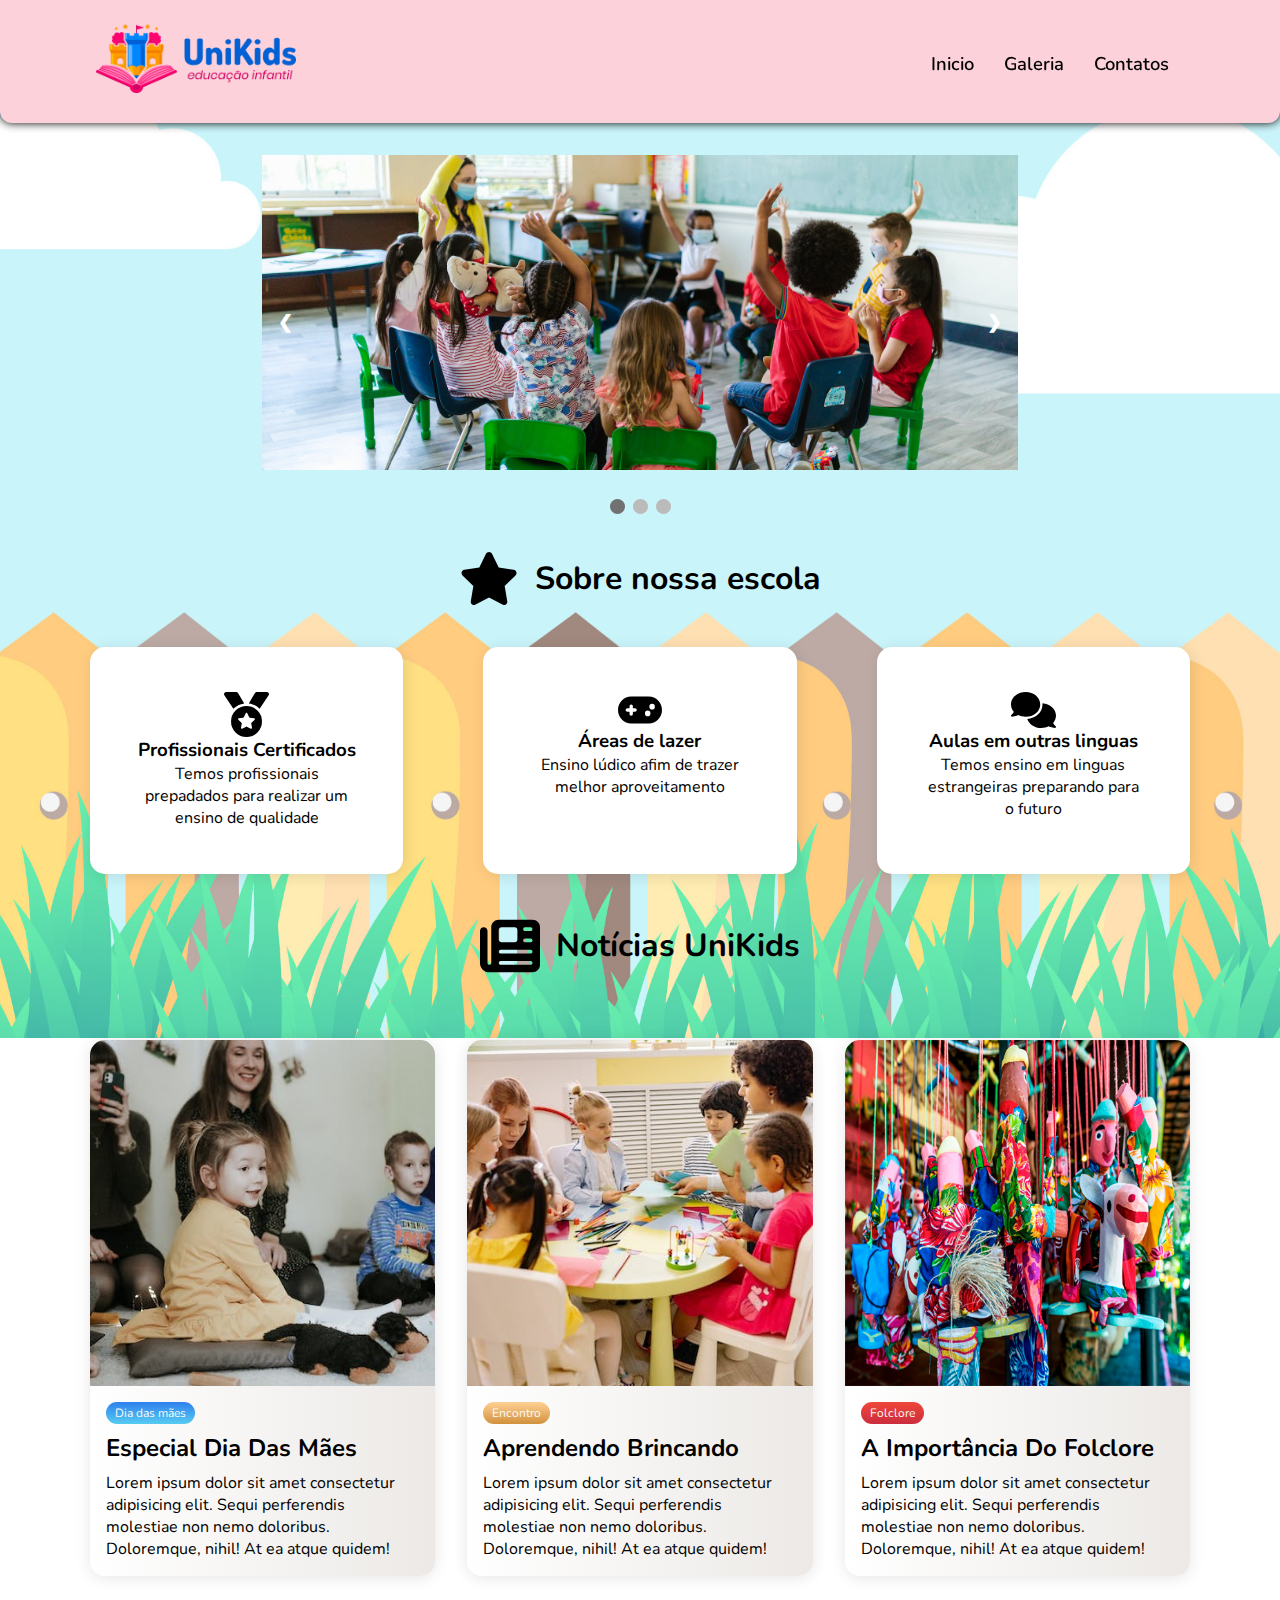
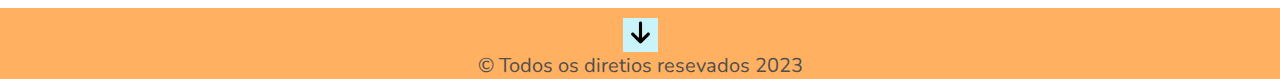
<file: src/index.html>
<!DOCTYPE html>
<html lang="pt-br">
  <head>
    <meta charset="UTF-8" />
    <meta name="viewport" content="width=device-width, initial-scale=1.0" />
    <title>Unikids | Home</title>
    <link rel="shortcut icon" href="./assets/favicon.png" type="image/x-png" />
    <link rel="stylesheet" href="./styles/style.css" />
    <link rel="stylesheet" href="./styles/homepage.css" />
    <link rel="stylesheet" href="./styles/global.css" />
  </head>
  <body>
    <header>
      <nav class="nav-bar">
        <div>
          <a href="./index.html"><img class="logo" src="img/logo.jpg" /></a>
          <a href="./index.html"
            ><img class="logo-mobile" src="img/logo-mobile.jpg"
          /></a>
        </div>
        <div class="nav-list">
          <ul>
            <li class="nav-item"><a href="#" class="nav-link">Inicio</a></li>
            <li class="nav-item">
              <a href="galeria.html" class="nav-link">Galeria</a>
            </li>
            <li class="nav-item">
              <a href="contatos.html" class="nav-link">Contatos</a>
            </li>
          </ul>
        </div>
        <div class="mobile-menu-icon">
          <button onclick="menuShow()">
            <img class="icon" src="./assets/menu_white_36dp.svg" />
          </button>
        </div>
      </nav>
      <div class="mobile-menu">
        <ul>
          <li class="nav-item">
            <a href="./index.html" class="nav-link">Inicio</a>
          </li>
          <li class="nav-item">
            <a href="./galeria.html" class="nav-link">Galeria</a>
          </li>
          <li class="nav-item">
            <a href="./contatos.html" class="nav-link">Contatos</a>
          </li>
        </ul>
      </div>
    </header>

    <main class="homepage-container">
      <div class="slideshow-container">
        <!-- Full-width images with number and caption text -->
        <div class="mySlides fade">
          <img src="./img/carrosel1.jpg" style="width: 100%" />
        </div>

        <div class="mySlides fade">
          <img src="./img/carrosel2.jpg" style="width: 100%" />
        </div>

        <div class="mySlides fade">
          <img src="./img/carrosel3.jpg" style="width: 100%" />
        </div>

        <!-- Next and previous buttons -->
        <a class="prev" onclick="plusSlides(-1)">&#10094;</a>
        <a class="next" onclick="plusSlides(1)">&#10095;</a>
      </div>
      <br />

      <!-- The dots/circles -->
      <div style="text-align: center">
        <span class="dot" onclick="currentSlide(1)"></span>
        <span class="dot" onclick="currentSlide(2)"></span>
        <span class="dot" onclick="currentSlide(3)"></span>
      </div>
      <div class="icons-title">
        <img
          src="./assets/star-solid.svg"
          class="home-icon"
          alt="Icone sobre a escola"
        />
        <h1>Sobre nossa escola</h1>
      </div>
      <section class="secao4" id="sobre">
        <div class="secao4-div">
          <!-- Card 1 -->
          <div class="secao4-div-card">
            <img
              decoding="async"
              src="./assets/medal-solid.svg"
              alt="imagem do card 1 html e css"
            />
            <h3>Profissionais Certificados</h3>
            <p>
              Temos profissionais prepadados para realizar um ensino de
              qualidade
            </p>
          </div>

          <!-- Card 2 -->
          <div class="secao4-div-card">
            <img
              decoding="async"
              src="./assets/gamepad-solid.svg"
              alt="imagem do card 2 html e css"
            />
            <h3>Áreas de lazer</h3>
            <p>Ensino lúdico afim de trazer melhor aproveitamento</p>
          </div>

          <!-- Card 3 -->
          <div class="secao4-div-card">
            <img
              decoding="async"
              src="./assets/comments-solid.svg"
              alt="imagem do card 3 html e css"
            />
            <h3>Aulas em outras linguas</h3>
            <p>Temos ensino em linguas estrangeiras preparando para o futuro</p>
          </div>
        </div>
      </section>
      <div class="icons-title">
        <img
          src="./assets/newspaper-solid.svg"
          class="home-icon"
          alt="Icone de notícias"
        />
        <h1>Notícias UniKids</h1>
      </div>
      <div class="container">
        <div class="card">
          <div class="card__header">
            <img
              src="./img/dia-das-maes.jpg"
              alt="card__image"
              class="card__image"
              width="600"
            />
          </div>
          <div class="card__body">
            <span class="tag tag-blue">Dia das mães</span>
            <h4>Especial dia das mães</h4>
            <p>
              Lorem ipsum dolor sit amet consectetur adipisicing elit. Sequi
              perferendis molestiae non nemo doloribus. Doloremque, nihil! At ea
              atque quidem!
            </p>
          </div>
        </div>
        <div class="card">
          <div class="card__header">
            <img
              src="./img/escola.jpg"
              alt="card__image"
              class="card__image"
              width="600"
            />
          </div>
          <div class="card__body">
            <span class="tag tag-brown">Encontro</span>
            <h4>Aprendendo brincando</h4>
            <p>
              Lorem ipsum dolor sit amet consectetur adipisicing elit. Sequi
              perferendis molestiae non nemo doloribus. Doloremque, nihil! At ea
              atque quidem!
            </p>
          </div>
        </div>
        <div class="card">
          <div class="card__header">
            <img
              src="./img/folclore.jpg"
              alt="card__image"
              class="card__image"
              width="600"
            />
          </div>
          <div class="card__body">
            <span class="tag tag-red">Folclore</span>
            <h4>A importância do folclore</h4>
            <p>
              Lorem ipsum dolor sit amet consectetur adipisicing elit. Sequi
              perferendis molestiae non nemo doloribus. Doloremque, nihil! At ea
              atque quidem!
            </p>
          </div>
        </div>
      </div>
    </main>
    <!--rodape com botao de esconder os nomes-->
    <footer>
      <button id="btn-esconder"><img src="./img/arrow-down-solid.svg" alt=""></button>
      <div id="esconder">
      <p>Desenvolvido por:</p>
      <p>Daniel Domingos Almeida Lima</p>
      <p>Lucas Danniel da Silva</p>
      <p>Pedro Lucas Faustino Gois</p>
      </div>
      <p style="font-size:20px; text-align: center;">&copy; Todos os diretios resevados 2023</p>
    </footer>

    <script>
      let slideIndex = 1;
      showSlides(slideIndex);

      // Next/previous controls
      function plusSlides(n) {
        showSlides((slideIndex += n));
      }

      // Thumbnail image controls
      function currentSlide(n) {
        showSlides((slideIndex = n));
      }

      function showSlides(n) {
        let i;
        let slides = document.getElementsByClassName("mySlides");
        let dots = document.getElementsByClassName("dot");
        if (n > slides.length) {
          slideIndex = 1;
        }
        if (n < 1) {
          slideIndex = slides.length;
        }
        for (i = 0; i < slides.length; i++) {
          slides[i].style.display = "none";
        }
        for (i = 0; i < dots.length; i++) {
          dots[i].className = dots[i].className.replace(" active", "");
        }
        slides[slideIndex - 1].style.display = "block";
        dots[slideIndex - 1].className += " active";
      }

      document.getElementById('btn-esconder').addEventListener('click', function(){
        let texto=document.getElementById('esconder');
        if(texto.style.display==='none'){
          texto.style.display='block';
        }else{
          texto.style.display='none';
        }
      })

      function menuShow() {
        let menuMobile = document.querySelector(".mobile-menu");
        if (menuMobile.classList.contains("open")) {
          menuMobile.classList.remove("open");
          document.querySelector(".icon").src = "./assets/menu_white_36dp.svg";
        } else {
          menuMobile.classList.add("open");
          document.querySelector(".icon").src = "./assets/close_white_36dp.svg";
        }
      }
    </script>
  </body>
</html>
</file>
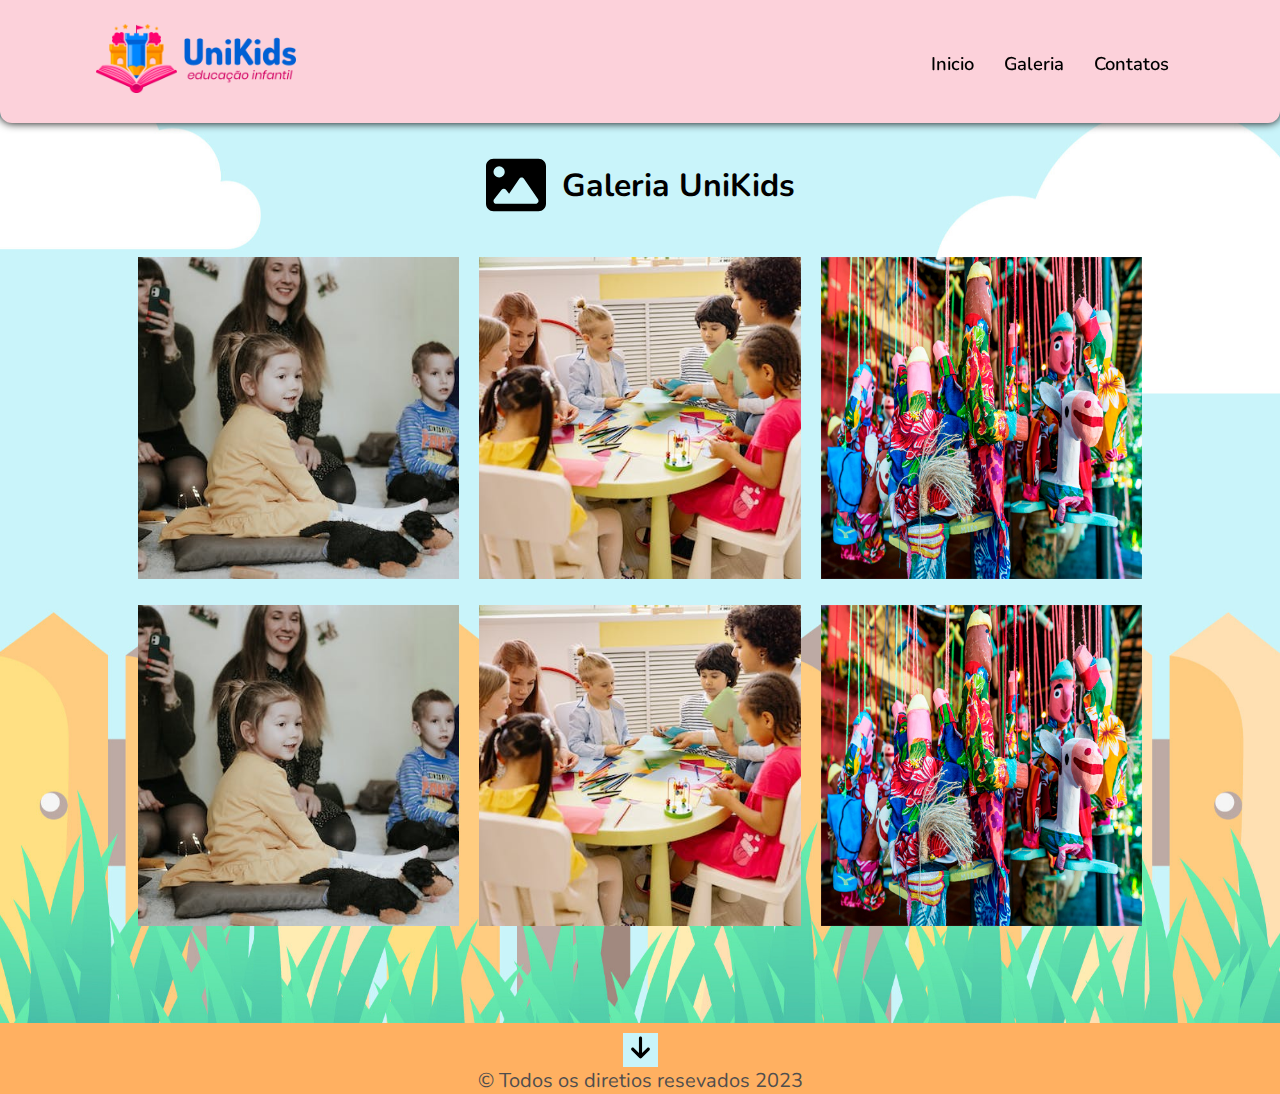
<file: src/galeria.html>
<!DOCTYPE html>
<html lang="pt-br">
  <head>
    <meta charset="UTF-8" />
    <meta name="viewport" content="width=device-width, initial-scale=1.0" />
    <title>UniKids | Galeria</title>
    <link rel="shortcut icon" href="./assets/favicon.png" type="image/x-png" />
    <link rel="stylesheet" href="./styles/global.css" />
    <link rel="stylesheet" href="./styles/style.css" />
    <link rel="stylesheet" href="./styles/galeria.css" />
  </head>
  <body>
    <header>
      <nav class="nav-bar">
        <div>
          <a href="./index.html"> <img class="logo" src="img/logo.jpg" /></a>
          <a href="./index.html"
            ><img class="logo-mobile" src="img/logo-mobile.jpg"
          /></a>
        </div>
        <div class="nav-list">
          <ul>
            <li class="nav-item">
              <a href="./index.html" class="nav-link">Inicio</a>
            </li>
            <li class="nav-item">
              <a href="./galeria.html" class="nav-link">Galeria</a>
            </li>
            <li class="nav-item">
              <a href="./contatos.html" class="nav-link">Contatos</a>
            </li>
          </ul>
        </div>
        <div class="mobile-menu-icon">
          <button onclick="menuShow()">
            <img class="icon" src="./assets/menu_white_36dp.svg" />
          </button>
        </div>
      </nav>
      <div class="mobile-menu">
        <ul>
          <li class="nav-item">
            <a href="./index.html" class="nav-link">Inicio</a>
          </li>
          <li class="nav-item">
            <a href="./galeria.html" class="nav-link">Galeria</a>
          </li>
          <li class="nav-item">
            <a href="./contatos.html" class="nav-link">Contatos</a>
          </li>
        </ul>
      </div>
    </header>
    <main class="gallery-container">
      <div class="title-gallery">
        <img src="./assets/image-solid.svg" alt="Icone da galeria de fotos" />
        <h1>Galeria UniKids</h1>
      </div>

      <div class="gallery">
        <div class="image">
          <img src="./img/dia-das-maes.jpg" alt="Descrição da imagem" />
        </div>
        <div class="image">
          <img src="./img/escola.jpg" alt="Descrição da imagem" />
        </div>
        <div class="image">
          <img src="./img/folclore.jpg" alt="Descrição da imagem" />
        </div>
      </div>
      <div class="gallery">
        <div class="image">
          <img src="./img/dia-das-maes.jpg" alt="Descrição da imagem" />
        </div>
        <div class="image">
          <img src="./img/escola.jpg" alt="Descrição da imagem" />
        </div>
        <div class="image">
          <img src="./img/folclore.jpg" alt="Descrição da imagem" />
        </div>
      </div>
    </main>
    <footer>
      <button id="btn-esconder"><img src="./img/arrow-down-solid.svg" alt=""></button>
      <div id="esconder">
      <p>Desenvolvido por:</p>
      <p>Daniel Domingos Almeida Lima</p>
      <p>Lucas Danniel da Silva</p>
      <p>Pedro Lucas Faustino Gois</p>
      </div>
      <p style="font-size:20px;">&copy; Todos os diretios resevados 2023</p>
    </footer>
    <script>
      document.getElementById('btn-esconder').addEventListener('click', function(){
        let texto=document.getElementById('esconder');
        if(texto.style.display==='none'){
          texto.style.display='block';
        }else{
          texto.style.display='none';
        }
      })
      function menuShow() {
        let menuMobile = document.querySelector(".mobile-menu");
        if (menuMobile.classList.contains("open")) {
          menuMobile.classList.remove("open");
          document.querySelector(".icon").src = "./assets/menu_white_36dp.svg";
        } else {
          menuMobile.classList.add("open");
          document.querySelector(".icon").src = "./assets/close_white_36dp.svg";
        }
      }
    </script>
  </body>
</html>
</file>
<file: src/styles/style.css>
header {
  width: 100%;
  background-color: #fcd1da;
  box-shadow: 0 0 10px;
  border-radius: 0 0 12px 12px;
  position: -webkit-sticky;
  position: sticky;
  top: 0;
  z-index: 999;
}

footer {
  background-color: rgb(255, 176, 97);
  color: rgb(79, 78, 78);
  flex-direction: column;
  padding-top: 10px;
  text-align: center;
  width: 100%;
}

#esconder{
  display:none;
}

#btn-esconder{
  background-color: #c9f4fa;
  padding: 2px 5px 2px;
  border:none;
  cursor:pointer;
}

.contact-container {
  min-height: 100vh;
  display: flex;
  align-items: center;
  flex-direction: column;
}

/*logo*/
.logo {
  height: auto;
  width: 200px;
}

.logo-mobile {
  display: none;
}

/*Barra de navegação*/
.nav-bar {
  display: flex;
  justify-content: space-between;
  padding: 1.5rem 6rem;
}

.nav-list ul {
  display: flex;
  margin-top: 10%;
  justify-content: center;

  list-style: none;
}

.nav-item {
  margin: 0 15px;
}

.nav-link {
  text-decoration: none;
  font-size: 1.15rem;
  font-family: "Nunito", sans-serif;
  color: rgb(0, 0, 0);
  font-weight: 600;
}

.mobile-menu-icon {
  display: none;
}

.mobile-menu {
  display: none;
}

/* Formulario */
.conteiner-form {
  margin-top: 100px;
}

.formulario .titulo {
  color: #150d0d;
  text-align: center;
  font-size: 30px;
  margin-bottom: 10px;
  padding-bottom: 10px;
  font-family: "Franklin Gothic Medium", "Arial Narrow", Arial, sans-serif;
}

.formulario {
  max-width: 500px;
  margin: auto;
  background: white;
  overflow: hidden;
  padding: 20px;
  border-radius: 5px;
}

:focus {
  outline: none;
}
/*estilização das labels*/
.label {
  float: left;
  width: 100%;
  margin-bottom: 25px;
  position: relative;
}
/*bordas*/
.input-bordas {
  font: 15px/24px "Lato", Arial, sans-serif;
  color: #333;
  width: 100%;
  box-sizing: border-box;
  letter-spacing: 1px;
  border: 1px solid #ccc;
  padding: 7px 14px 9px;
  transition: 0, 4s;
}

.textarea {
  resize: none !important;
}

/*Efeitos para as bordas*/
.input-bordas ~ .focus-border:before,
.input-bordas ~ .focus-border:after {
  content: "";
  position: absolute;
  top: 0;
  right: 0;
  width: 0;
  height: 2px;
  background-color: #e066ffc0;
  transition: 0.2s;
  transition-delay: 0.2s;
}

.input-bordas ~ .focus-border:after {
  top: auto;
  bottom: 0;
  right: auto;
  left: 0;
  transition-delay: 0.6s;
}

.input-bordas ~ .focus-border i:before,
.input-bordas ~ .focus-border i:after {
  content: "";
  position: absolute;
  top: 0;
  left: 0;
  width: 2px;
  height: 0;
  background-color: #e066ffaf;
  transition: 0.2s;
}

.input-bordas ~ .focus-border i:after {
  left: auto;
  right: 0;
  top: auto;
  bottom: 0;
  transition-delay: 0.4s;
}

.input-bordas:focus ~ .focus-border:before,
.input-bordas:focus ~ .focus-border:after {
  width: 100%;
  transition: 0.2s;
  transition-delay: 0.6s;
}

.input-bordas:focus ~ .focus-border:after {
  transition-delay: 0.2s;
}

.input-bordas:focus ~ .focus-border i:before,
.input-bordas:focus ~ .focus-border i:after {
  height: 100%;
  transition: 0.2s;
}

.input-bordas:focus ~ .focus-border i:after {
  transition-delay: 0.4s;
}

/*botao*/
.button-form {
  background-color: #ffaec0;
  padding: 0.5em 1.3em;
  color: black;
  font-size: 1.2em;
  border: none;
  border-radius: 5px;
  cursor: pointer;
}

/*efeito do botao*/
.borda-inversa {
  display: inline-block;
  vertical-align: middle;
  -webkit-transform: translateZ(0);
  transform: translate(0);
  box-shadow: 0 0 1px rgba(0, 0, 0, 0);
  -webkit-backface-visibility: hidden;
  -moz-osx-font-smoothing: grayscale;
  -webkit-transition-duration: 0.5s;
  -webkit-transition-property: background;
  transition-property: background;
  box-shadow: inset 0 0 0 2px #ffaec0, 0 0 1px rgba(0, 0, 0, 0);
}

.borda-inversa:hover,
.borda-inversa:focus,
.borda-inversa:active {
  background: none;
  color: #ffaec0;
}

/*Resposividade para telas menores*/
@media screen and (max-width: 730px) {
  .contact-container {
    padding: 15px;
  }
  .nav-bar {
    padding: 1.5rem 4rem;
  }
  .logo {
    display: none;
  }
  .logo-mobile {
    display: flex;
    width: 70px;
    height: auto;
  }
  .nav-item {
    display: none;
  }
  .mobile-menu-icon {
    display: block;
  }
  .mobile-menu-icon button {
    background-color: transparent;
    margin-top: 20px;
    border: none;
    cursor: pointer;
  }
  .mobile-menu ul {
    display: flex;
    width: 100%;
    position: absolute;
    background: white;
    flex-direction: column;
    text-align: center;
    padding-bottom: 1rem;
  }
  .mobile-menu .nav-item {
    display: block;
    padding-top: 1.2rem;
  }
  
  .open {
    display: block;
  }
}
</file>
<file: src/styles/homepage.css>
.homepage-container {
  display: flex;
  flex-direction: column;
  align-items: center;
  min-height: 100vh;
}

/* Slideshow container */
.slideshow-container {
  max-width: 59%;
  position: relative;

  margin: auto;
  margin-top: 32px;
}

/* Hide the images by default */
.mySlides {
  display: none;
}

/* Next & previous buttons */
.prev,
.next {
  cursor: pointer;
  position: absolute;
  top: 50%;
  width: auto;
  margin-top: -22px;
  padding: 16px;
  color: white;
  font-weight: bold;
  font-size: 18px;
  transition: 0.6s ease;
  border-radius: 0 3px 3px 0;
  user-select: none;
}

/* Position the "next button" to the right */
.next {
  right: 0;
  border-radius: 3px 0 0 3px;
}

/* On hover, add a black background color with a little bit see-through */
.prev:hover,
.next:hover {
  background-color: rgba(0, 0, 0, 0.8);
}

/* Caption text */
.text {
  color: #f2f2f2;
  font-size: 15px;
  padding: 8px 12px;
  position: absolute;
  bottom: 8px;
  width: 100%;
  text-align: center;
}

/* Number text (1/3 etc) */
.numbertext {
  color: #f2f2f2;
  font-size: 12px;
  padding: 8px 12px;
  position: absolute;
  top: 0;
}

/* The dots/bullets/indicators */
.dot {
  cursor: pointer;
  height: 15px;
  width: 15px;
  margin: 0 2px;
  background-color: #bbb;
  border-radius: 50%;
  display: inline-block;
  transition: background-color 0.6s ease;
}

.active,
.dot:hover {
  background-color: #717171;
}

/* Fading animation */
.fade {
  animation-name: fade;
  animation-duration: 1.5s;
}

@keyframes fade {
  from {
    opacity: 0.4;
  }
  to {
    opacity: 1;
  }
}

.icons-title {
  display: flex;
  align-items: center;
  margin: 32px 0;
  gap: 16px;
}
.home-icon {
  width: 60px;
}

/* Estilos comuns para os cards */
.secao4 {
  margin: 0;
  font-family: Helvetica, sans-serif;
}

.secao4-div {
  display: flex;
  flex-wrap: wrap;
  max-width: 1120px;
  justify-content: space-between;
  text-align: center;
}

.secao4-div-card {
  display: flex;
  flex-direction: column;
  align-items: center;
  width: calc(100% / 3 - 60px);
  margin: 10px;
  padding: 45px;
  box-shadow: 2px 2px 16px 0px rgba(0, 0, 0, 0.1);
  border-radius: 15px;
  background-color: white;
  transition: all 0.5s ease;
}

.secao4-div-card:hover {
  transform: scale(1.1);
  z-index: 1;
}

.secao4-div-card img {
  width: 20%;
  height: auto;
}

.secao4-div-card h3 {
  margin-bottom: 0px;
}

/* Estilos para dispositivos móveis */
@media (max-width: 768px) {
  .secao4-div-card {
    width: 100%;
  }
}

/*CARDS DE NOTICIAS*/

.container {
  display: flex;
  flex-wrap: wrap;
  justify-content: center;
  max-width: 1200px;
  margin-block: 2rem;
  gap: 2rem;
}

.card__header img {
  max-width: 100%;
  display: block;
  object-fit: cover;
  transition: transform 0.5s;
}
.card__header img:hover {
  transform: scale(1.05);
}
.card {
  display: flex;
  flex-direction: column;
  width: clamp(20rem, calc(20rem + 2vw), 22rem);
  overflow: hidden;
  box-shadow: 0 0.1rem 1rem rgba(0, 0, 0, 0.1);
  border-radius: 15px;
  background: #ece9e6;
  background: linear-gradient(to right, #ffffff, #ece9e6);
}

.card__body {
  padding: 1rem;
  display: flex;
  flex-direction: column;
  gap: 0.5rem;
}

.tag {
  align-self: flex-start;
  padding: 0.25em 0.75em;
  border-radius: 1em;
  font-size: 0.75rem;
}

.tag + .tag {
  margin-left: 0.5em;
}

.tag-blue {
  background: #56ccf2;
  background: linear-gradient(to bottom, #2f80ed, #56ccf2);
  color: #fafafa;
}

.tag-brown {
  background: #d1913c;
  background: linear-gradient(to bottom, #ffd194, #d1913c);
  color: #fafafa;
}

.tag-red {
  background: #cb2d3e;
  background: linear-gradient(to bottom, #ef473a, #cb2d3e);
  color: #fafafa;
}

.card__body h4 {
  font-size: 1.5rem;
  text-transform: capitalize;
}

@media screen and (max-width: 730px) {
  .slideshow-container {
    max-width: 100%;
  }
}
</file>
<file: src/styles/global.css>
@import url("https://fonts.googleapis.com/css2?family=Nunito&display=swap");

* {
  margin: 0;
  padding: 0;
  box-sizing: border-box;
  font-family: "Nunito", sans-serif;
}
body {
  min-height: 100vh;
}
body {
  background: url("../img/fundo.jpg") no-repeat fixed center center;
  background-size: cover;
}
</file>
<file: src/styles/galeria.css>
.gallery-container {
  display: flex;
  flex-direction: column;
  align-items: center;
  min-height: 100vh;
}
.title-gallery {
  display: flex;
  align-items: center;
  margin: 32px 0;
  gap: 16px;
}
.title-gallery img {
  width: 60px;
}
.gallery {
  width: 100%;
  max-width: 80%;
  display: flex;
  flex-wrap: wrap;
  justify-content: center;
}

.image {
  margin: 10px;
  width: calc(33.33% - 20px);
  overflow: hidden;
}
.image img {
  width: 100%;
  height: auto;
  transition: transform 0.5s;
}
.image:hover img {
  transform: scale(1.1);
}

@media screen and (max-width: 768px) {
  .image {
    width: calc(50% - 20px);
  }
}

@media screen and (max-width: 480px) {
  .image {
    width: 100%;
  }
}
</file>
